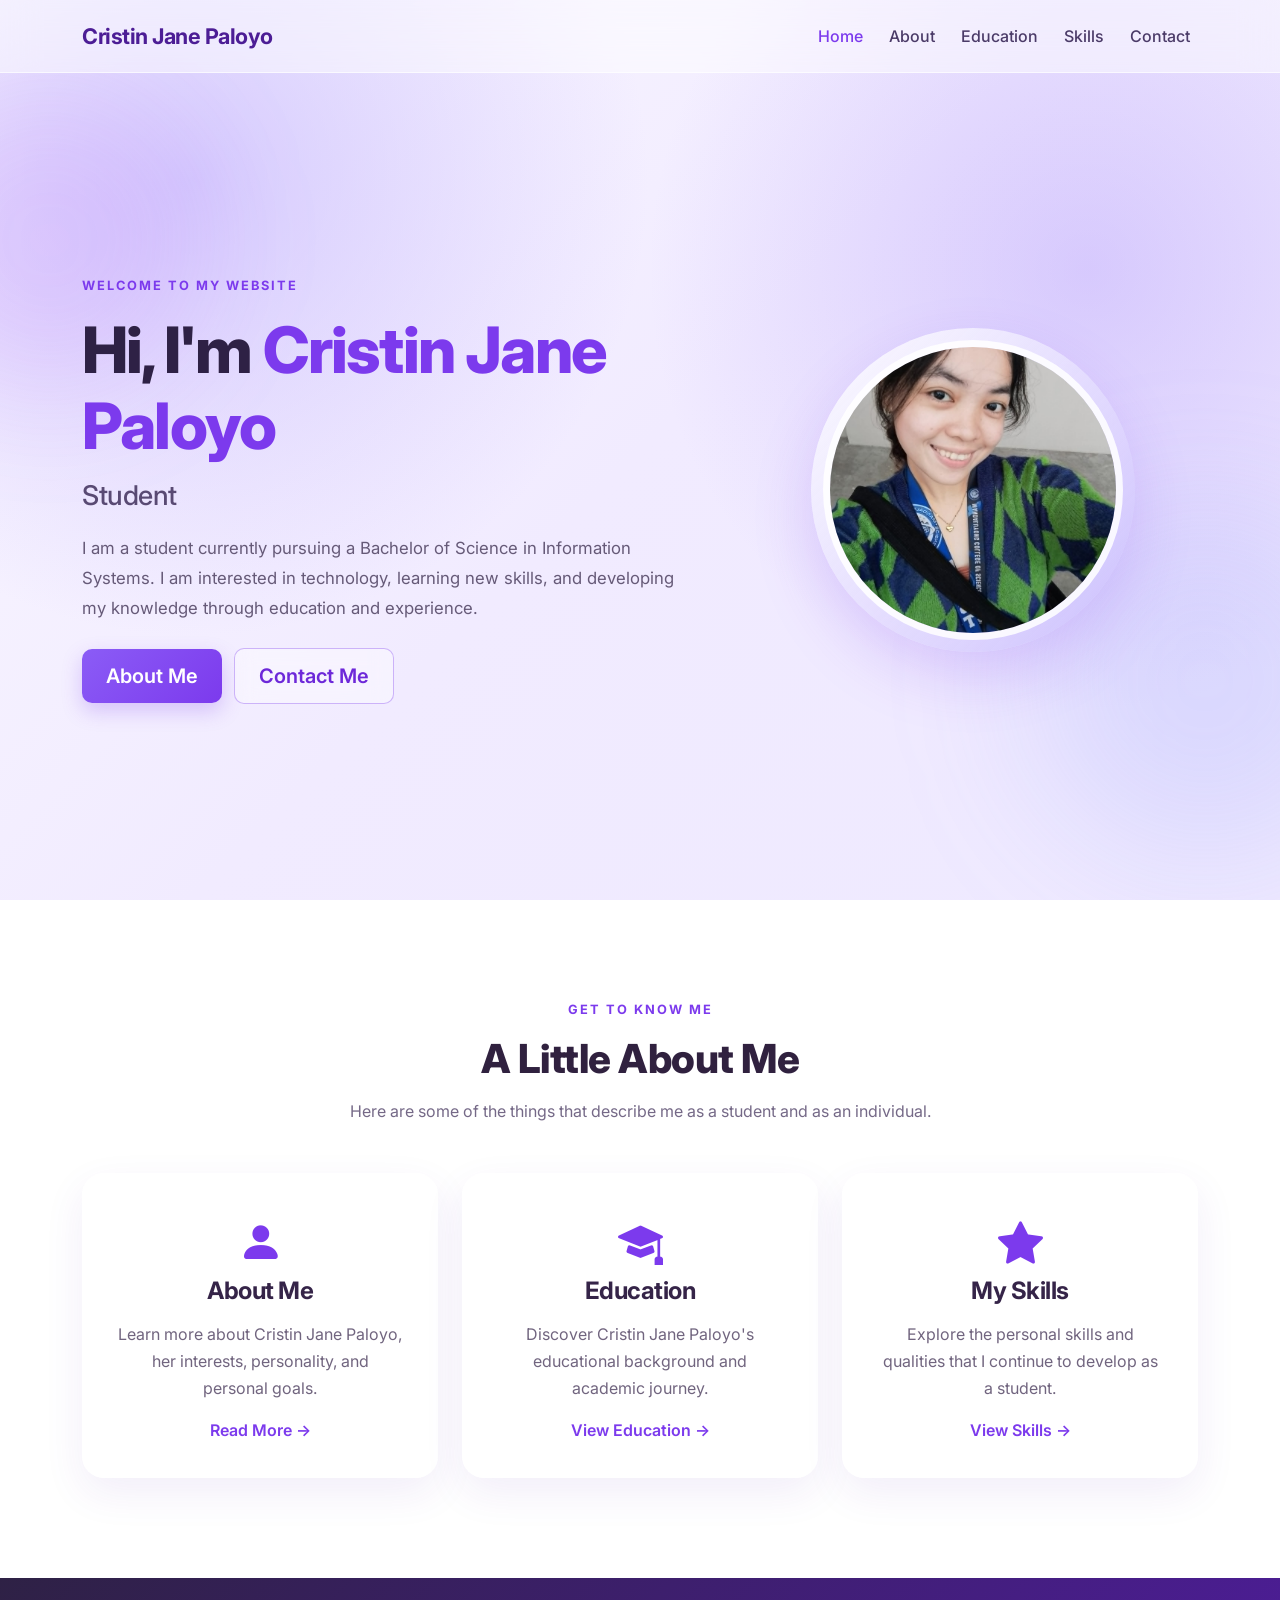
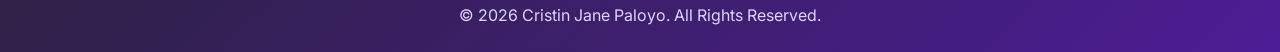
<file: index.html>
<!DOCTYPE html>
<html lang="en">

<head>

    <meta charset="UTF-8">
    <meta name="viewport" content="width=device-width, initial-scale=1.0">

    <title>Cristin Jane Paloyo | Personal Website</title>

    <!-- Google Font - Inter -->
    <link rel="preconnect" href="https://fonts.googleapis.com">
    <link rel="preconnect" href="https://fonts.gstatic.com" crossorigin>

    <link href="https://fonts.googleapis.com/css2?family=Inter:wght@400;500;600;700;800&display=swap"
          rel="stylesheet">

    <!-- Bootstrap CSS -->
    <link href="https://cdn.jsdelivr.net/npm/bootstrap@5.3.3/dist/css/bootstrap.min.css"
          rel="stylesheet">

    <!-- Bootstrap Icons -->
    <link rel="stylesheet"
          href="https://cdn.jsdelivr.net/npm/bootstrap-icons@1.11.3/font/bootstrap-icons.min.css">

    <!-- Custom CSS -->
    <link rel="stylesheet" href="css/style.css">

</head>


<body>


<!-- ================================
     NAVIGATION BAR
================================ -->

<nav class="navbar navbar-expand-lg fixed-top">

    <div class="container">

        <a class="navbar-brand fw-bold" href="index.html">
            Cristin Jane Paloyo
        </a>


        <button class="navbar-toggler"
                type="button"
                data-bs-toggle="collapse"
                data-bs-target="#navbarNav"
                aria-controls="navbarNav"
                aria-expanded="false"
                aria-label="Toggle navigation">

            <span class="navbar-toggler-icon"></span>

        </button>


        <div class="collapse navbar-collapse" id="navbarNav">

            <ul class="navbar-nav ms-auto">

                <li class="nav-item">
                    <a class="nav-link active" href="index.html">
                        Home
                    </a>
                </li>

                <li class="nav-item">
                    <a class="nav-link" href="about.html">
                        About
                    </a>
                </li>

                <li class="nav-item">
                    <a class="nav-link" href="education.html">
                        Education
                    </a>
                </li>

                <li class="nav-item">
                    <a class="nav-link" href="skills.html">
                        Skills
                    </a>
                </li>

                <li class="nav-item">
                    <a class="nav-link" href="contact.html">
                        Contact
                    </a>
                </li>

            </ul>

        </div>

    </div>

</nav>



<!-- ================================
     HERO SECTION
================================ -->

<section class="hero">

    <div class="container">

        <div class="row align-items-center">


            <!-- HERO TEXT -->

            <div class="col-lg-7 hero-text">

                <p class="small-title">
                    WELCOME TO MY WEBSITE
                </p>


                <h1>
                    Hi, I'm
                    <span>Cristin Jane Paloyo</span>
                </h1>


                <h2>
                    Student
                </h2>


                <p class="hero-description">

                    I am a student currently pursuing a Bachelor
                    of Science in Information Systems. I am interested
                    in technology, learning new skills, and developing
                    my knowledge through education and experience.

                </p>


                <div class="mt-4">

                    <a href="about.html"
                       class="btn btn-primary btn-lg me-2">

                        About Me

                    </a>


                    <a href="contact.html"
                       class="btn btn-outline-light btn-lg">

                        Contact Me

                    </a>

                </div>

            </div>



            <!-- PROFILE IMAGE -->

            <div class="col-lg-5 text-center mt-5 mt-lg-0">

                <div class="profile-container">

                    <img src="./images/profile.jpg"
                         alt="Cristin Jane Paloyo Profile Picture"
                         class="profile-image">

                </div>

            </div>


        </div>

    </div>

</section>



<!-- ================================
     INTRODUCTION SECTION
================================ -->

<section class="section-padding">

    <div class="container">


        <!-- SECTION TITLE -->

        <div class="text-center mb-5">

            <p class="section-label">
                GET TO KNOW ME
            </p>


            <h2 class="section-title">
                A Little About Me
            </h2>


            <p class="section-description">

                Here are some of the things that describe me
                as a student and as an individual.

            </p>

        </div>



        <!-- INFORMATION CARDS -->

        <div class="row g-4">


            <!-- ABOUT CARD -->

            <div class="col-md-4">

                <div class="info-card">

                    <i class="bi bi-person-fill"></i>


                    <h4>
                        About Me
                    </h4>


                    <p>

                        Learn more about Cristin Jane Paloyo,
                        her interests, personality, and personal goals.

                    </p>


                    <a href="about.html">

                        Read More →

                    </a>

                </div>

            </div>



            <!-- EDUCATION CARD -->

            <div class="col-md-4">

                <div class="info-card">

                    <i class="bi bi-mortarboard-fill"></i>


                    <h4>
                        Education
                    </h4>


                    <p>

                        Discover Cristin Jane Paloyo's educational
                        background and academic journey.

                    </p>


                    <a href="education.html">

                        View Education →

                    </a>

                </div>

            </div>



            <!-- SKILLS CARD -->

            <div class="col-md-4">

                <div class="info-card">

                    <i class="bi bi-star-fill"></i>


                    <h4>
                        My Skills
                    </h4>


                    <p>

                        Explore the personal skills and qualities
                        that I continue to develop as a student.

                    </p>


                    <a href="skills.html">

                        View Skills →

                    </a>

                </div>

            </div>


        </div>

    </div>

</section>



<!-- ================================
     FOOTER
================================ -->

<footer>

    <div class="container text-center">

        <p>
            © 2026 Cristin Jane Paloyo. All Rights Reserved.
        </p>

    </div>

</footer>



<!-- ================================
     BOOTSTRAP JAVASCRIPT
================================ -->

<script src="https://cdn.jsdelivr.net/npm/bootstrap@5.3.3/dist/js/bootstrap.bundle.min.js"></script>


<!-- CUSTOM JAVASCRIPT -->

<script src="js/script.js"></script>


</body>

</html>
</file>
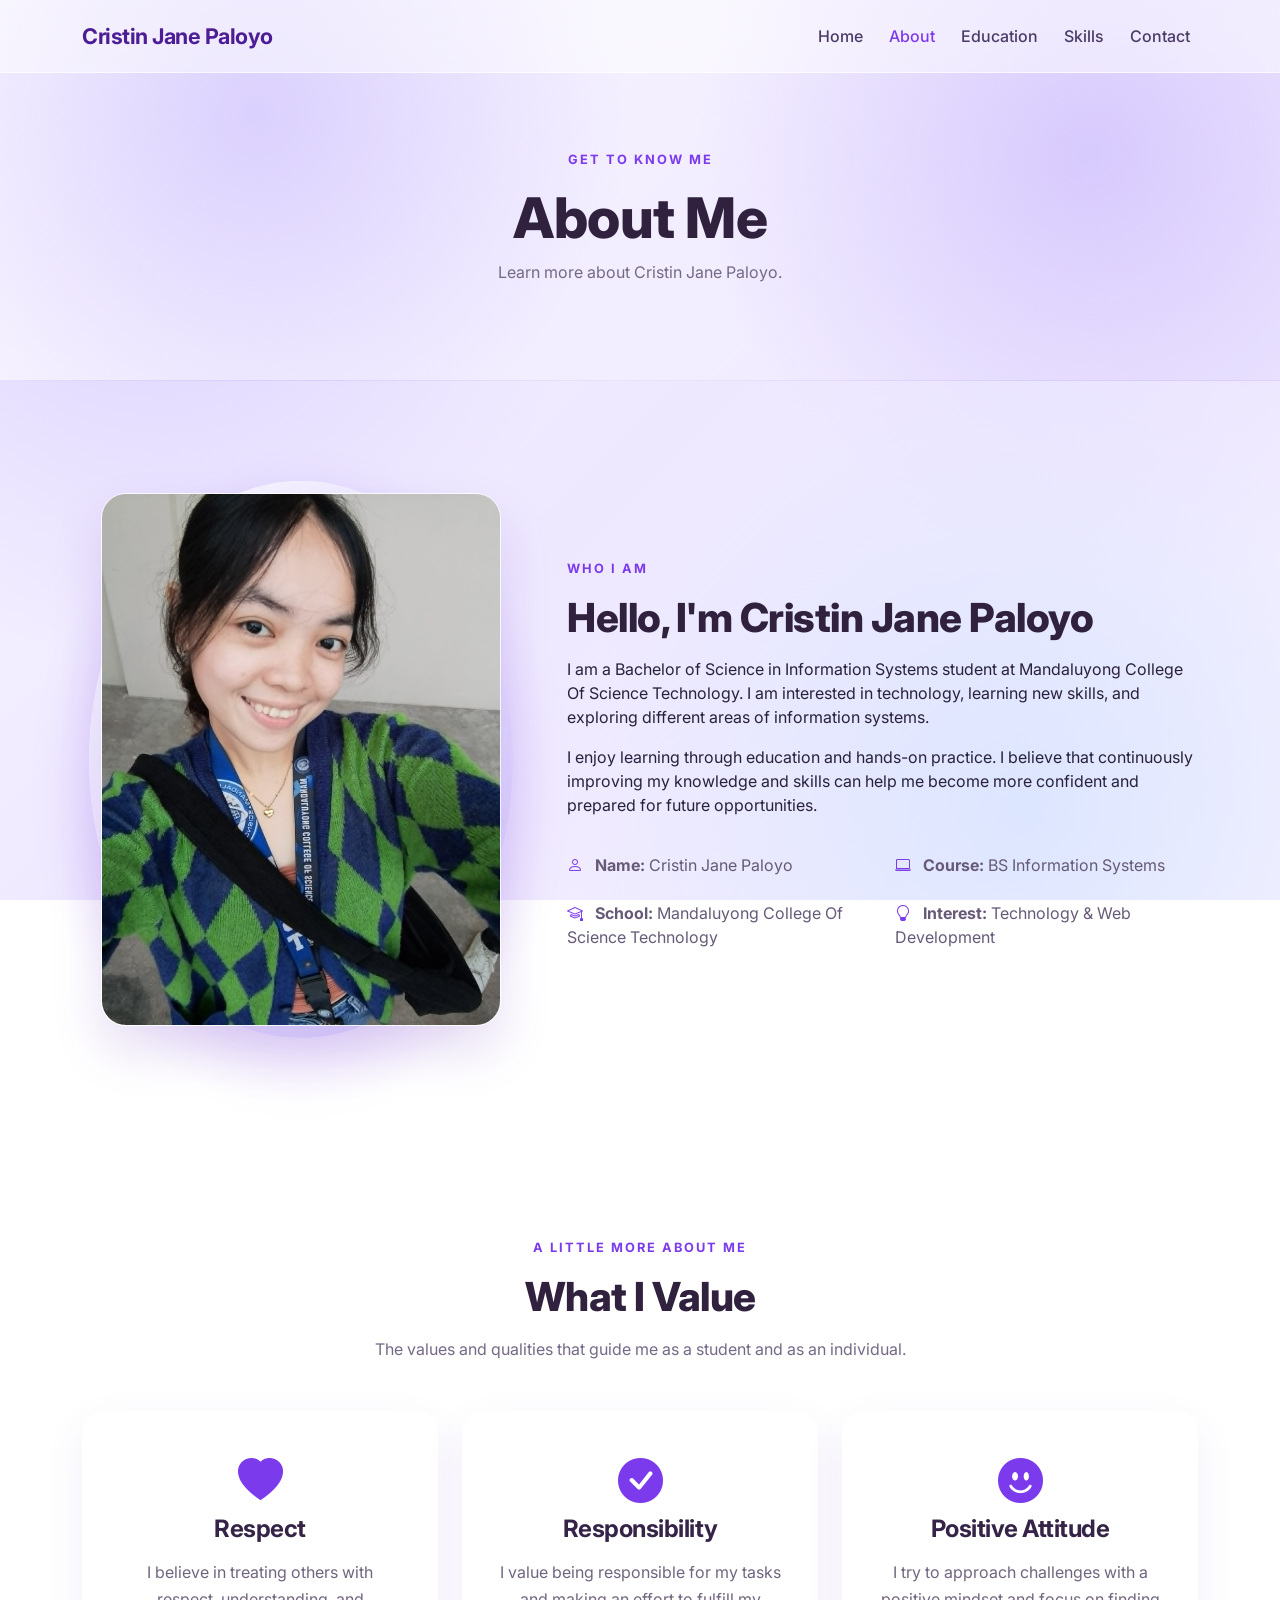
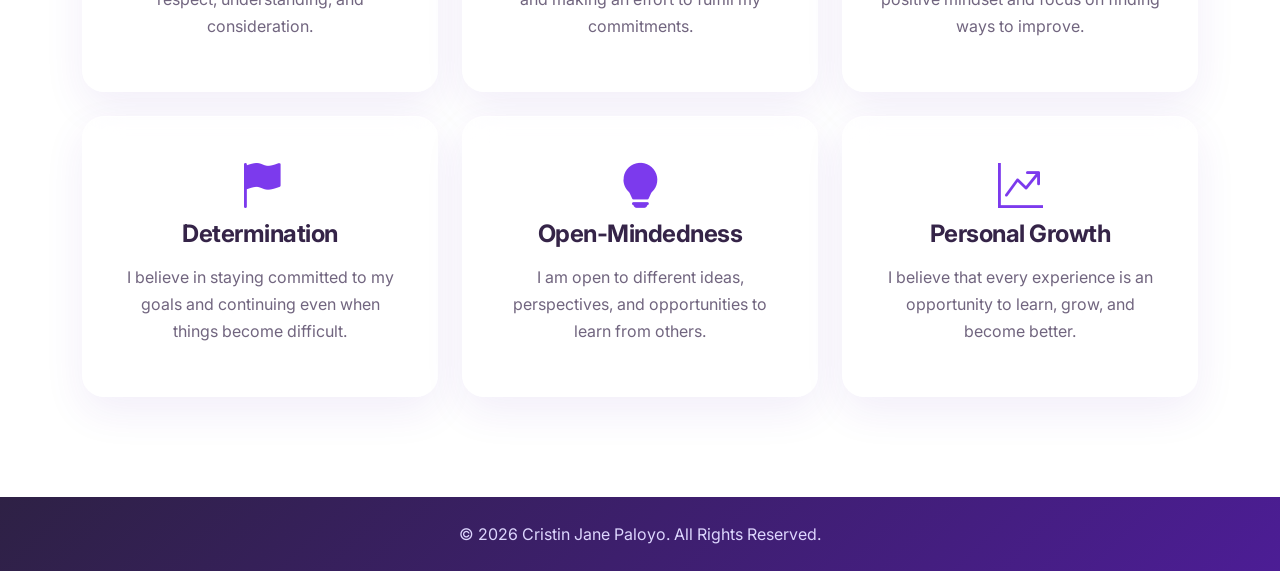
<file: about.html>
<!DOCTYPE html>
<html lang="en">

<head>

    <meta charset="UTF-8">
    <meta name="viewport" content="width=device-width, initial-scale=1.0">

    <title>About Me | Cristin Jane Paloyo</title>

    <!-- Google Font - Inter -->
    <link rel="preconnect" href="https://fonts.googleapis.com">
    <link rel="preconnect" href="https://fonts.gstatic.com" crossorigin>

    <link href="https://fonts.googleapis.com/css2?family=Inter:wght@400;500;600;700;800&display=swap"
          rel="stylesheet">

    <!-- Bootstrap CSS -->
    <link href="https://cdn.jsdelivr.net/npm/bootstrap@5.3.3/dist/css/bootstrap.min.css"
          rel="stylesheet">

    <!-- Bootstrap Icons -->
    <link rel="stylesheet"
          href="https://cdn.jsdelivr.net/npm/bootstrap-icons@1.11.3/font/bootstrap-icons.min.css">

    <!-- Custom CSS -->
    <link rel="stylesheet" href="css/style.css">

</head>


<body>


<!-- =================================
     NAVIGATION BAR
================================= -->

<nav class="navbar navbar-expand-lg fixed-top">

    <div class="container">

        <a class="navbar-brand fw-bold" href="index.html">
            Cristin Jane Paloyo
        </a>


        <button class="navbar-toggler"
                type="button"
                data-bs-toggle="collapse"
                data-bs-target="#navbarNav"
                aria-controls="navbarNav"
                aria-expanded="false"
                aria-label="Toggle navigation">

            <span class="navbar-toggler-icon"></span>

        </button>


        <div class="collapse navbar-collapse" id="navbarNav">

            <ul class="navbar-nav ms-auto">

                <li class="nav-item">
                    <a class="nav-link" href="index.html">
                        Home
                    </a>
                </li>

                <li class="nav-item">
                    <a class="nav-link active" href="about.html">
                        About
                    </a>
                </li>

                <li class="nav-item">
                    <a class="nav-link" href="education.html">
                        Education
                    </a>
                </li>

                <li class="nav-item">
                    <a class="nav-link" href="skills.html">
                        Skills
                    </a>
                </li>

                <li class="nav-item">
                    <a class="nav-link" href="contact.html">
                        Contact
                    </a>
                </li>

            </ul>

        </div>

    </div>

</nav>



<!-- =================================
     PAGE HEADER
================================= -->

<section class="page-header">

    <div class="container text-center">

        <p class="section-label">
            GET TO KNOW ME
        </p>

        <h1>
            About Me
        </h1>

        <p>
            Learn more about Cristin Jane Paloyo.
        </p>

    </div>

</section>



<!-- =================================
     ABOUT CONTENT
================================= -->

<section class="section-padding">

    <div class="container">

        <div class="row align-items-center g-5">


            <!-- PROFILE IMAGE -->

            <div class="col-lg-5 text-center">

                <div class="profile-container">

                    <img src="images/profile.jpg"
                         alt="Cristin Jane Paloyo"
                         class="about-image">

                </div>

            </div>



            <!-- ABOUT INFORMATION -->

            <div class="col-lg-7">

                <p class="section-label">
                    WHO I AM
                </p>


                <h2 class="section-title">
                    Hello, I'm Cristin Jane Paloyo
                </h2>


                <p>

                    I am a Bachelor of Science in Information Systems
                    student at Mandaluyong College Of Science Technology.
                    I am interested in technology, learning new skills,
                    and exploring different areas of information systems.

                </p>


                <p>

                    I enjoy learning through education and hands-on
                    practice. I believe that continuously improving
                    my knowledge and skills can help me become more
                    confident and prepared for future opportunities.

                </p>



                <!-- PERSONAL DETAILS -->

                <div class="row mt-4">


                    <!-- NAME -->

                    <div class="col-md-6">

                        <div class="about-detail">

                            <i class="bi bi-person"></i>

                            <strong>Name:</strong>
                            Cristin Jane Paloyo

                        </div>

                    </div>



                    <!-- COURSE -->

                    <div class="col-md-6">

                        <div class="about-detail">

                            <i class="bi bi-laptop"></i>

                            <strong>Course:</strong>
                            BS Information Systems

                        </div>

                    </div>



                    <!-- SCHOOL -->

                    <div class="col-md-6">

                        <div class="about-detail">

                            <i class="bi bi-mortarboard"></i>

                            <strong>School:</strong>
                            Mandaluyong College Of Science Technology

                        </div>

                    </div>



                    <!-- INTEREST -->

                    <div class="col-md-6">

                        <div class="about-detail">

                            <i class="bi bi-lightbulb"></i>

                            <strong>Interest:</strong>
                            Technology & Web Development

                        </div>

                    </div>


                </div>

            </div>

        </div>

    </div>

</section>



<!-- =================================
     WHAT I VALUE
================================= -->

<section class="section-padding">

    <div class="container">


        <div class="text-center mb-5">

            <p class="section-label">
                A LITTLE MORE ABOUT ME
            </p>


            <h2 class="section-title">
                What I Value
            </h2>


            <p class="section-description">

                The values and qualities that guide me
                as a student and as an individual.

            </p>

        </div>



        <div class="row g-4">


            <!-- RESPECT -->

            <div class="col-md-6 col-lg-4">

                <div class="info-card">

                    <i class="bi bi-heart-fill"></i>

                    <h4>
                        Respect
                    </h4>

                    <p>

                        I believe in treating others with respect,
                        understanding, and consideration.

                    </p>

                </div>

            </div>



            <!-- RESPONSIBILITY -->

            <div class="col-md-6 col-lg-4">

                <div class="info-card">

                    <i class="bi bi-check-circle-fill"></i>

                    <h4>
                        Responsibility
                    </h4>

                    <p>

                        I value being responsible for my tasks
                        and making an effort to fulfill my commitments.

                    </p>

                </div>

            </div>



            <!-- POSITIVE ATTITUDE -->

            <div class="col-md-6 col-lg-4">

                <div class="info-card">

                    <i class="bi bi-emoji-smile-fill"></i>

                    <h4>
                        Positive Attitude
                    </h4>

                    <p>

                        I try to approach challenges with a positive
                        mindset and focus on finding ways to improve.

                    </p>

                </div>

            </div>



            <!-- DETERMINATION -->

            <div class="col-md-6 col-lg-4">

                <div class="info-card">

                    <i class="bi bi-flag-fill"></i>

                    <h4>
                        Determination
                    </h4>

                    <p>

                        I believe in staying committed to my goals
                        and continuing even when things become difficult.

                    </p>

                </div>

            </div>



            <!-- OPEN-MINDEDNESS -->

            <div class="col-md-6 col-lg-4">

                <div class="info-card">

                    <i class="bi bi-lightbulb-fill"></i>

                    <h4>
                        Open-Mindedness
                    </h4>

                    <p>

                        I am open to different ideas, perspectives,
                        and opportunities to learn from others.

                    </p>

                </div>

            </div>



            <!-- PERSONAL GROWTH -->

            <div class="col-md-6 col-lg-4">

                <div class="info-card">

                    <i class="bi bi-graph-up-arrow"></i>

                    <h4>
                        Personal Growth
                    </h4>

                    <p>

                        I believe that every experience is an
                        opportunity to learn, grow, and become better.

                    </p>

                </div>

            </div>


        </div>

    </div>

</section>



<!-- =================================
     FOOTER
================================= -->

<footer>

    <div class="container text-center">

        <p>
            © 2026 Cristin Jane Paloyo. All Rights Reserved.
        </p>

    </div>

</footer>



<!-- =================================
     BOOTSTRAP JAVASCRIPT
================================= -->

<script src="https://cdn.jsdelivr.net/npm/bootstrap@5.3.3/dist/js/bootstrap.bundle.min.js"></script>


<!-- CUSTOM JAVASCRIPT -->

<script src="js/script.js"></script>


</body>

</html>
</file>
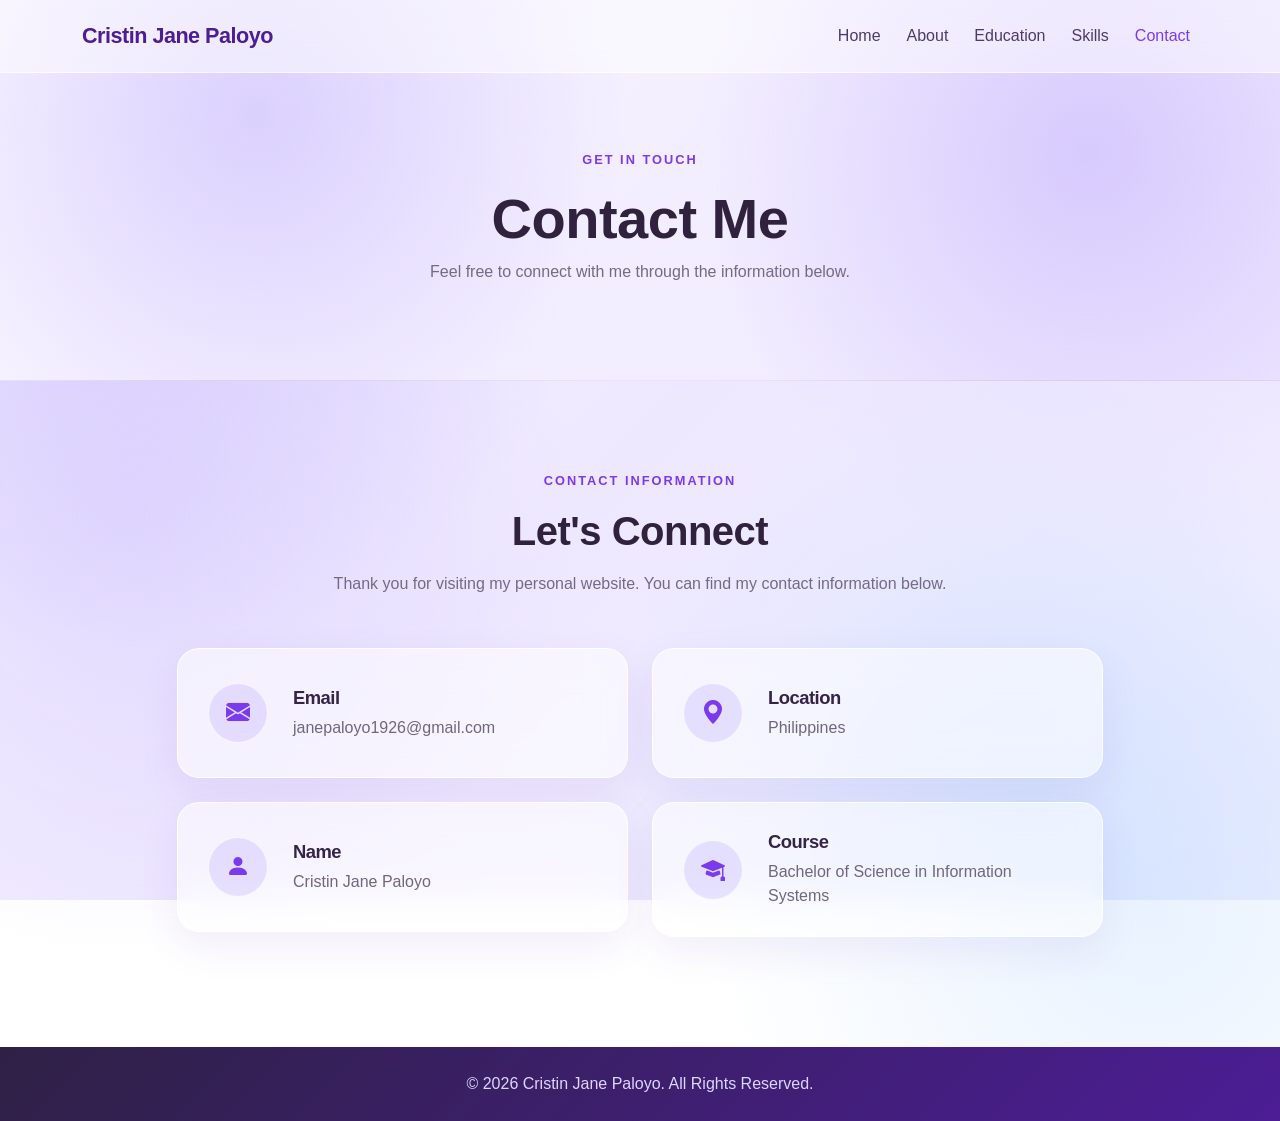
<file: contact.html>
<!DOCTYPE html>
<html lang="en">

<head>

    <meta charset="UTF-8">
    <meta name="viewport" content="width=device-width, initial-scale=1.0">

    <title>Contact | Cristin Jane Paloyo</title>

    <!-- Bootstrap CSS -->
    <link href="https://cdn.jsdelivr.net/npm/bootstrap@5.3.3/dist/css/bootstrap.min.css" rel="stylesheet">

    <!-- Bootstrap Icons -->
    <link rel="stylesheet"
          href="https://cdn.jsdelivr.net/npm/bootstrap-icons@1.11.3/font/bootstrap-icons.min.css">

    <!-- Custom CSS -->
    <link rel="stylesheet" href="css/style.css">

</head>

<body>


<!-- ================================
     NAVIGATION BAR
================================ -->

<nav class="navbar navbar-expand-lg navbar-dark fixed-top">

    <div class="container">

        <a class="navbar-brand fw-bold" href="index.html">
            Cristin Jane Paloyo
        </a>

        <button class="navbar-toggler"
                type="button"
                data-bs-toggle="collapse"
                data-bs-target="#navbarNav">

            <span class="navbar-toggler-icon"></span>

        </button>


        <div class="collapse navbar-collapse" id="navbarNav">

            <ul class="navbar-nav ms-auto">

                <li class="nav-item">
                    <a class="nav-link" href="index.html">
                        Home
                    </a>
                </li>

                <li class="nav-item">
                    <a class="nav-link" href="about.html">
                        About
                    </a>
                </li>

                <li class="nav-item">
                    <a class="nav-link" href="education.html">
                        Education
                    </a>
                </li>

                <li class="nav-item">
                    <a class="nav-link" href="skills.html">
                        Skills
                    </a>
                </li>

                <li class="nav-item">
                    <a class="nav-link active" href="contact.html">
                        Contact
                    </a>
                </li>

            </ul>

        </div>

    </div>

</nav>


<!-- ================================
     PAGE HEADER
================================ -->

<section class="page-header">

    <div class="container text-center">

        <p class="section-label">
            GET IN TOUCH
        </p>

        <h1>
            Contact Me
        </h1>

        <p>
            Feel free to connect with me through the information below.
        </p>

    </div>

</section>


<!-- ================================
     CONTACT SECTION
================================ -->

<section class="contact-section">

    <div class="container">

        <div class="text-center contact-intro">

            <p class="section-label">
                CONTACT INFORMATION
            </p>

            <h2 class="section-title">
                Let's Connect
            </h2>

            <p>
                Thank you for visiting my personal website.
                You can find my contact information below.
            </p>

        </div>


        <!-- CONTACT CARDS -->

        <div class="row g-4 justify-content-center">


            <!-- EMAIL -->

            <div class="col-md-6 col-lg-5">

                <div class="contact-card">

                    <div class="contact-icon">

                        <i class="bi bi-envelope-fill"></i>

                    </div>

                    <div>

                        <h4>Email</h4>

                        <p>
                            janepaloyo1926@gmail.com
                        </p>

                    </div>

                </div>

            </div>


            <!-- LOCATION -->

            <div class="col-md-6 col-lg-5">

                <div class="contact-card">

                    <div class="contact-icon">

                        <i class="bi bi-geo-alt-fill"></i>

                    </div>

                    <div>

                        <h4>Location</h4>

                        <p>
                            Philippines
                        </p>

                    </div>

                </div>

            </div>


            <!-- NAME -->

            <div class="col-md-6 col-lg-5">

                <div class="contact-card">

                    <div class="contact-icon">

                        <i class="bi bi-person-fill"></i>

                    </div>

                    <div>

                        <h4>Name</h4>

                        <p>
                            Cristin Jane Paloyo
                        </p>

                    </div>

                </div>

            </div>


            <!-- COURSE -->

            <div class="col-md-6 col-lg-5">

                <div class="contact-card">

                    <div class="contact-icon">

                        <i class="bi bi-mortarboard-fill"></i>

                    </div>

                    <div>

                        <h4>Course</h4>

                        <p>
                            Bachelor of Science in Information Systems
                        </p>

                    </div>

                </div>

            </div>


        </div>

    </div>

</section>


<!-- ================================
     FOOTER
================================ -->

<footer>

    <div class="container text-center">

        <p>
            © 2026 Cristin Jane Paloyo. All Rights Reserved.
        </p>

    </div>

</footer>


<!-- Bootstrap JavaScript -->

<script src="https://cdn.jsdelivr.net/npm/bootstrap@5.3.3/dist/js/bootstrap.bundle.min.js"></script>


<!-- Custom JavaScript -->

<script src="js/script.js"></script>

</body>

</html>
</file>
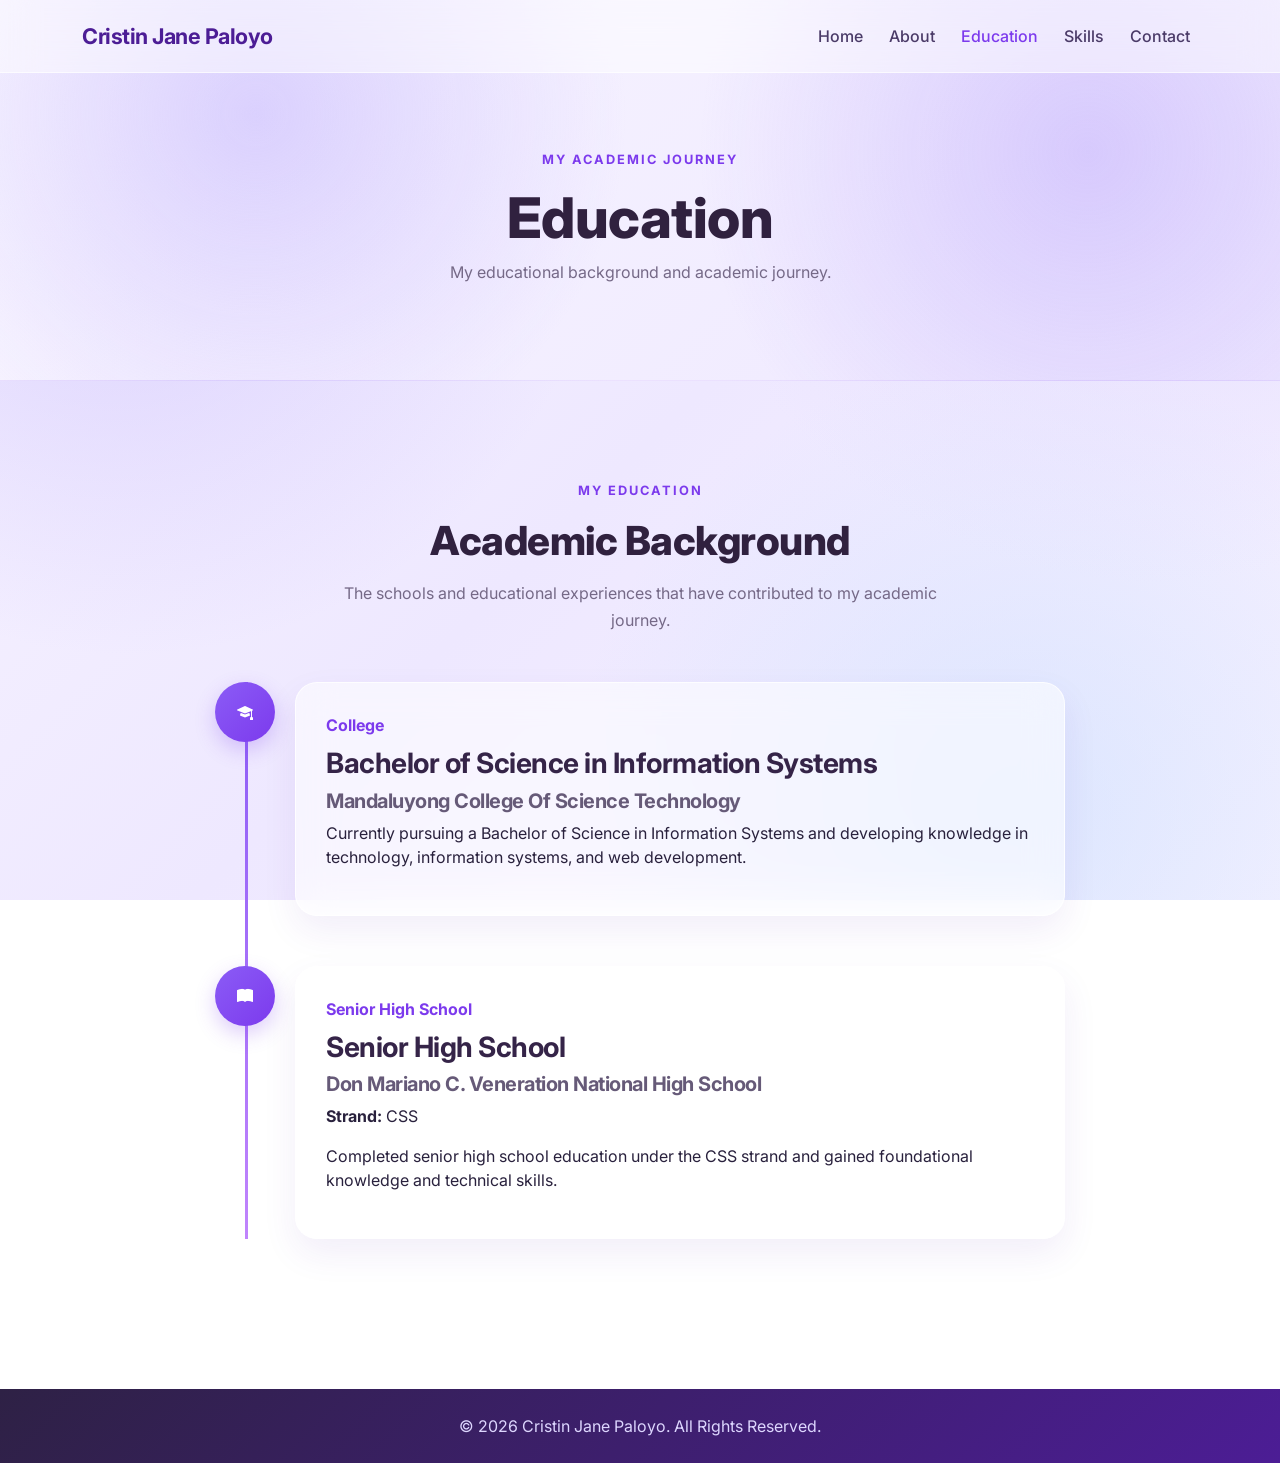
<file: education.html>
<!DOCTYPE html>
<html lang="en">

<head>

    <meta charset="UTF-8">
    <meta name="viewport" content="width=device-width, initial-scale=1.0">

    <title>Education | Cristin Jane Paloyo</title>

    <!-- Google Font - Inter -->
    <link rel="preconnect" href="https://fonts.googleapis.com">
    <link rel="preconnect" href="https://fonts.gstatic.com" crossorigin>

    <link href="https://fonts.googleapis.com/css2?family=Inter:wght@400;500;600;700;800&display=swap"
          rel="stylesheet">

    <!-- Bootstrap CSS -->
    <link href="https://cdn.jsdelivr.net/npm/bootstrap@5.3.3/dist/css/bootstrap.min.css"
          rel="stylesheet">

    <!-- Bootstrap Icons -->
    <link rel="stylesheet"
          href="https://cdn.jsdelivr.net/npm/bootstrap-icons@1.11.3/font/bootstrap-icons.min.css">

    <!-- Custom CSS -->
    <link rel="stylesheet" href="css/style.css">

</head>


<body>


<!-- =================================
     NAVIGATION BAR
================================= -->

<nav class="navbar navbar-expand-lg fixed-top">

    <div class="container">

        <a class="navbar-brand fw-bold" href="index.html">
            Cristin Jane Paloyo
        </a>


        <button class="navbar-toggler"
                type="button"
                data-bs-toggle="collapse"
                data-bs-target="#navbarNav"
                aria-controls="navbarNav"
                aria-expanded="false"
                aria-label="Toggle navigation">

            <span class="navbar-toggler-icon"></span>

        </button>


        <div class="collapse navbar-collapse" id="navbarNav">

            <ul class="navbar-nav ms-auto">

                <li class="nav-item">
                    <a class="nav-link" href="index.html">
                        Home
                    </a>
                </li>

                <li class="nav-item">
                    <a class="nav-link" href="about.html">
                        About
                    </a>
                </li>

                <li class="nav-item">
                    <a class="nav-link active" href="education.html">
                        Education
                    </a>
                </li>

                <li class="nav-item">
                    <a class="nav-link" href="skills.html">
                        Skills
                    </a>
                </li>

                <li class="nav-item">
                    <a class="nav-link" href="contact.html">
                        Contact
                    </a>
                </li>

            </ul>

        </div>

    </div>

</nav>



<!-- =================================
     PAGE HEADER
================================= -->

<section class="page-header">

    <div class="container text-center">

        <p class="section-label">
            MY ACADEMIC JOURNEY
        </p>

        <h1>
            Education
        </h1>

        <p>
            My educational background and academic journey.
        </p>

    </div>

</section>



<!-- =================================
     EDUCATION TIMELINE
================================= -->

<section class="section-padding">

    <div class="container">

        <div class="text-center mb-5">

            <p class="section-label">
                MY EDUCATION
            </p>

            <h2 class="section-title">
                Academic Background
            </h2>

            <p class="section-description">

                The schools and educational experiences
                that have contributed to my academic journey.

            </p>

        </div>


        <div class="timeline">


            <!-- =================================
                 COLLEGE
            ================================= -->

            <div class="timeline-item">

                <div class="timeline-icon">

                    <i class="bi bi-mortarboard-fill"></i>

                </div>


                <div class="timeline-content">

                    <span>
                        College
                    </span>

                    <h3>
                        Bachelor of Science in Information Systems
                    </h3>

                    <h5>
                        Mandaluyong College Of Science Technology
                    </h5>

                    <p>

                        Currently pursuing a Bachelor of Science
                        in Information Systems and developing
                        knowledge in technology, information systems,
                        and web development.

                    </p>

                </div>

            </div>



            <!-- =================================
                 SENIOR HIGH SCHOOL
            ================================= -->

            <div class="timeline-item">

                <div class="timeline-icon">

                    <i class="bi bi-book-fill"></i>

                </div>


                <div class="timeline-content">

                    <span>
                        Senior High School
                    </span>

                    <h3>
                        Senior High School
                    </h3>

                    <h5>
                        Don Mariano C. Veneration National High School
                    </h5>


                    <p>

                        <strong>Strand:</strong> CSS

                    </p>


                    <p>

                        Completed senior high school education
                        under the CSS strand and gained foundational
                        knowledge and technical skills.

                    </p>

                </div>

            </div>


        </div>

    </div>

</section>



<!-- =================================
     FOOTER
================================= -->

<footer>

    <div class="container text-center">

        <p>
            © 2026 Cristin Jane Paloyo. All Rights Reserved.
        </p>

    </div>

</footer>



<!-- =================================
     BOOTSTRAP JAVASCRIPT
================================= -->

<script src="https://cdn.jsdelivr.net/npm/bootstrap@5.3.3/dist/js/bootstrap.bundle.min.js"></script>


<!-- CUSTOM JAVASCRIPT -->

<script src="js/script.js"></script>


</body>

</html>
</file>
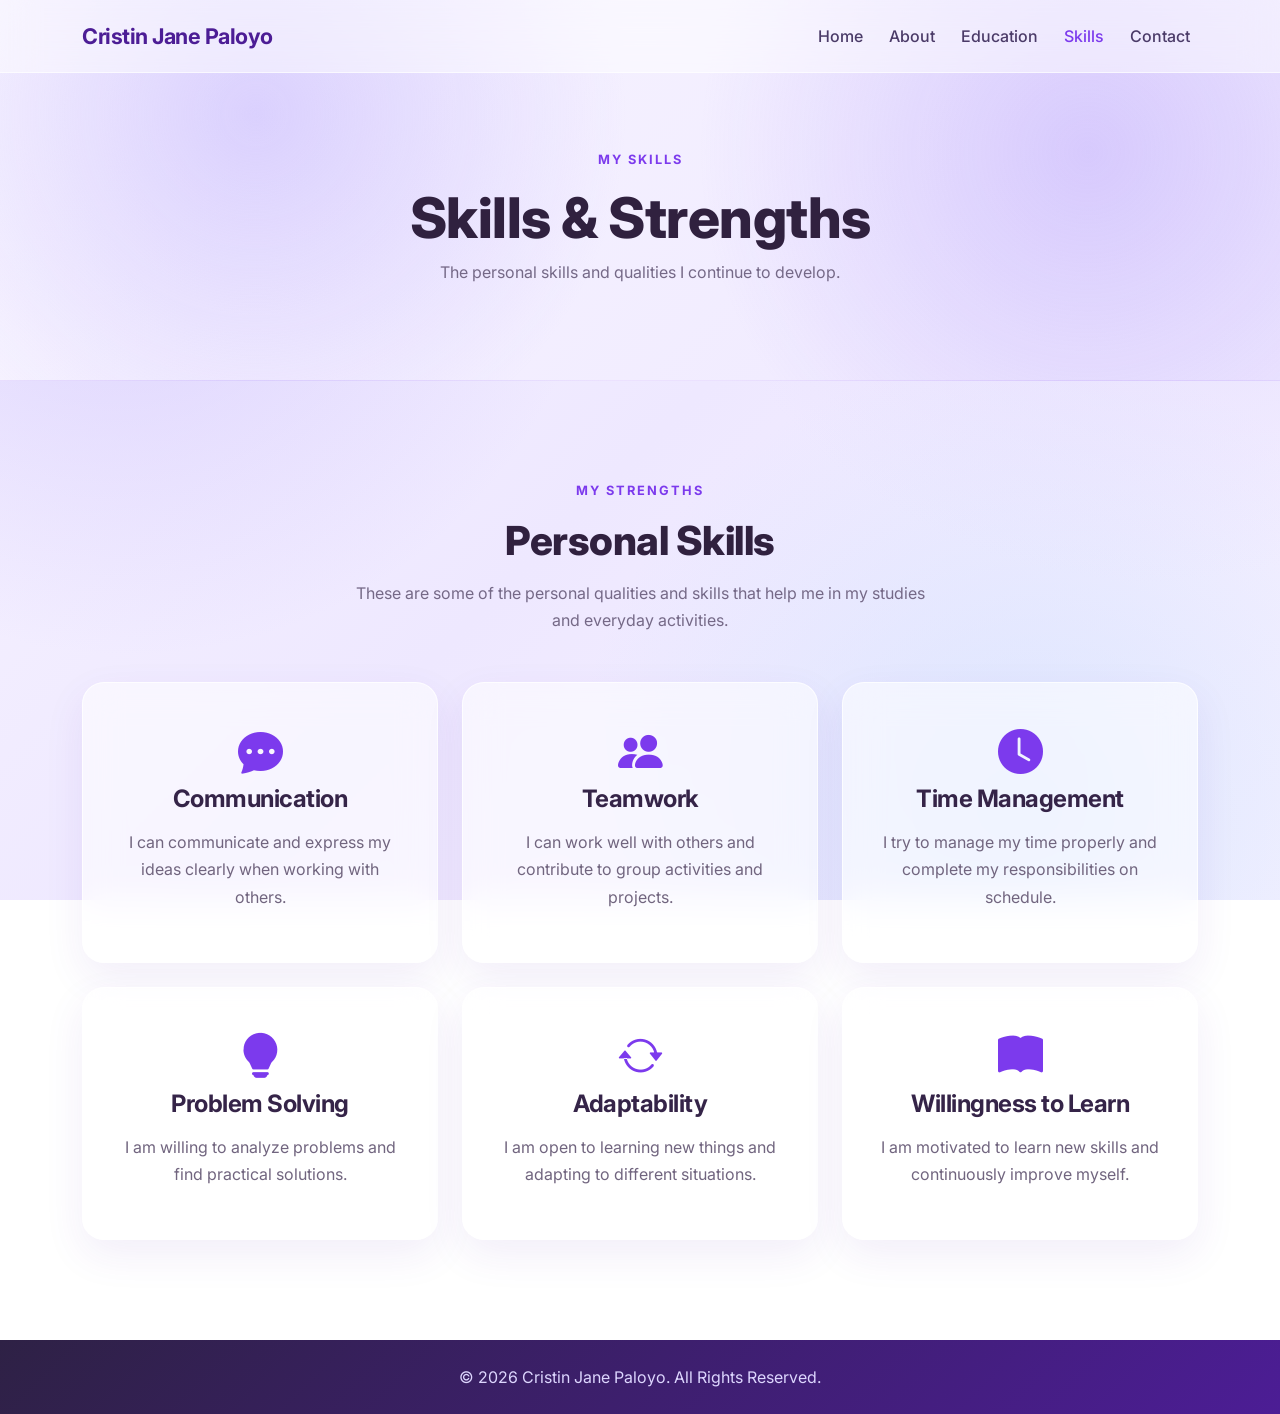
<file: skills.html>
<!DOCTYPE html>
<html lang="en">

<head>

    <meta charset="UTF-8">
    <meta name="viewport" content="width=device-width, initial-scale=1.0">

    <title>Skills | Cristin Jane Paloyo</title>

    <!-- Google Font - Inter -->
    <link rel="preconnect" href="https://fonts.googleapis.com">
    <link rel="preconnect" href="https://fonts.gstatic.com" crossorigin>

    <link href="https://fonts.googleapis.com/css2?family=Inter:wght@400;500;600;700;800&display=swap"
          rel="stylesheet">

    <!-- Bootstrap CSS -->
    <link href="https://cdn.jsdelivr.net/npm/bootstrap@5.3.3/dist/css/bootstrap.min.css"
          rel="stylesheet">

    <!-- Bootstrap Icons -->
    <link rel="stylesheet"
          href="https://cdn.jsdelivr.net/npm/bootstrap-icons@1.11.3/font/bootstrap-icons.min.css">

    <!-- Custom CSS -->
    <link rel="stylesheet" href="css/style.css">

</head>


<body>


<!-- =================================
     NAVIGATION BAR
================================= -->

<nav class="navbar navbar-expand-lg fixed-top">

    <div class="container">

        <a class="navbar-brand fw-bold" href="index.html">
            Cristin Jane Paloyo
        </a>


        <button class="navbar-toggler"
                type="button"
                data-bs-toggle="collapse"
                data-bs-target="#navbarNav"
                aria-controls="navbarNav"
                aria-expanded="false"
                aria-label="Toggle navigation">

            <span class="navbar-toggler-icon"></span>

        </button>


        <div class="collapse navbar-collapse" id="navbarNav">

            <ul class="navbar-nav ms-auto">

                <li class="nav-item">
                    <a class="nav-link" href="index.html">
                        Home
                    </a>
                </li>

                <li class="nav-item">
                    <a class="nav-link" href="about.html">
                        About
                    </a>
                </li>

                <li class="nav-item">
                    <a class="nav-link" href="education.html">
                        Education
                    </a>
                </li>

                <li class="nav-item">
                    <a class="nav-link active" href="skills.html">
                        Skills
                    </a>
                </li>

                <li class="nav-item">
                    <a class="nav-link" href="contact.html">
                        Contact
                    </a>
                </li>

            </ul>

        </div>

    </div>

</nav>



<!-- =================================
     PAGE HEADER
================================= -->

<section class="page-header">

    <div class="container text-center">

        <p class="section-label">
            MY SKILLS
        </p>

        <h1>
            Skills & Strengths
        </h1>

        <p>
            The personal skills and qualities I continue to develop.
        </p>

    </div>

</section>



<!-- =================================
     PERSONAL SKILLS
================================= -->

<section class="section-padding">

    <div class="container">


        <!-- SECTION TITLE -->

        <div class="text-center mb-5">

            <p class="section-label">
                MY STRENGTHS
            </p>

            <h2 class="section-title">
                Personal Skills
            </h2>

            <p class="section-description">

                These are some of the personal qualities and skills
                that help me in my studies and everyday activities.

            </p>

        </div>



        <!-- SKILLS CARDS -->

        <div class="row g-4 justify-content-center">


            <!-- =================================
                 COMMUNICATION
            ================================= -->

            <div class="col-md-6 col-lg-4">

                <div class="info-card">

                    <i class="bi bi-chat-dots-fill"></i>

                    <h4>
                        Communication
                    </h4>

                    <p>

                        I can communicate and express my ideas
                        clearly when working with others.

                    </p>

                </div>

            </div>



            <!-- =================================
                 TEAMWORK
            ================================= -->

            <div class="col-md-6 col-lg-4">

                <div class="info-card">

                    <i class="bi bi-people-fill"></i>

                    <h4>
                        Teamwork
                    </h4>

                    <p>

                        I can work well with others and contribute
                        to group activities and projects.

                    </p>

                </div>

            </div>



            <!-- =================================
                 TIME MANAGEMENT
            ================================= -->

            <div class="col-md-6 col-lg-4">

                <div class="info-card">

                    <i class="bi bi-clock-fill"></i>

                    <h4>
                        Time Management
                    </h4>

                    <p>

                        I try to manage my time properly and
                        complete my responsibilities on schedule.

                    </p>

                </div>

            </div>



            <!-- =================================
                 PROBLEM SOLVING
            ================================= -->

            <div class="col-md-6 col-lg-4">

                <div class="info-card">

                    <i class="bi bi-lightbulb-fill"></i>

                    <h4>
                        Problem Solving
                    </h4>

                    <p>

                        I am willing to analyze problems and
                        find practical solutions.

                    </p>

                </div>

            </div>



            <!-- =================================
                 ADAPTABILITY
            ================================= -->

            <div class="col-md-6 col-lg-4">

                <div class="info-card">

                    <i class="bi bi-arrow-repeat"></i>

                    <h4>
                        Adaptability
                    </h4>

                    <p>

                        I am open to learning new things and
                        adapting to different situations.

                    </p>

                </div>

            </div>



            <!-- =================================
                 WILLINGNESS TO LEARN
            ================================= -->

            <div class="col-md-6 col-lg-4">

                <div class="info-card">

                    <i class="bi bi-book-fill"></i>

                    <h4>
                        Willingness to Learn
                    </h4>

                    <p>

                        I am motivated to learn new skills and
                        continuously improve myself.

                    </p>

                </div>

            </div>


        </div>

    </div>

</section>



<!-- =================================
     FOOTER
================================= -->

<footer>

    <div class="container text-center">

        <p>
            © 2026 Cristin Jane Paloyo. All Rights Reserved.
        </p>

    </div>

</footer>



<!-- =================================
     BOOTSTRAP JAVASCRIPT
================================= -->

<script src="https://cdn.jsdelivr.net/npm/bootstrap@5.3.3/dist/js/bootstrap.bundle.min.js"></script>


<!-- CUSTOM JAVASCRIPT -->

<script src="js/script.js"></script>


</body>

</html>
</file>
<file: css/style.css>
/* =================================
   GENERAL
================================= */

html {
    scroll-behavior: smooth;
}

body {
    margin: 0;
    font-family: "Inter", sans-serif;
    font-weight: 400;

    color: #29213d;

    background:
        radial-gradient(
            circle at 10% 20%,
            rgba(196, 181, 253, 0.55),
            transparent 35%
        ),
        radial-gradient(
            circle at 90% 10%,
            rgba(221, 214, 254, 0.7),
            transparent 35%
        ),
        radial-gradient(
            circle at 80% 90%,
            rgba(191, 219, 254, 0.45),
            transparent 35%
        ),
        linear-gradient(
            135deg,
            #f8f5ff,
            #eee8ff,
            #f7f2ff
        );

    background-attachment: fixed;
}

a {
    text-decoration: none;
}

.section-padding {
    padding: 100px 0;
}


/* =================================
   TYPOGRAPHY
================================= */

h1,
h2,
h3,
h4,
h5,
h6 {
    font-family: "Inter", sans-serif;
    letter-spacing: -0.5px;
}

h1,
h2,
h3 {
    font-weight: 800;
}

h4,
h5,
h6 {
    font-weight: 700;
}

p {
    font-family: "Inter", sans-serif;
}

.navbar-brand {
    font-family: "Inter", sans-serif;
    font-weight: 800;
    letter-spacing: -0.5px;
}

.navbar-nav .nav-link {
    font-family: "Inter", sans-serif;
    font-weight: 500;
}

.btn {
    font-family: "Inter", sans-serif;
    font-weight: 600;
}


/* =================================
   NAVBAR - GLASS
================================= */

.navbar {
    background: rgba(255, 255, 255, 0.48);

    backdrop-filter: blur(18px);
    -webkit-backdrop-filter: blur(18px);

    border-bottom: 1px solid rgba(255, 255, 255, 0.65);

    padding: 15px 0;

    box-shadow:
        0 8px 30px rgba(91, 33, 182, 0.08);
}

.navbar-brand {
    font-size: 1.35rem;
    color: #4c1d95 !important;
}

.navbar-nav .nav-link {
    color: #4b3b68 !important;

    margin-left: 10px;

    transition: all 0.3s ease;
}

.navbar-nav .nav-link:hover,
.navbar-nav .nav-link.active {
    color: #7c3aed !important;
}


/* =================================
   HERO
================================= */

.hero {
    min-height: 100vh;

    display: flex;
    align-items: center;

    padding-top: 80px;

    position: relative;
    overflow: hidden;

    background:
        radial-gradient(
            circle at 15% 20%,
            rgba(196, 181, 253, 0.65),
            transparent 35%
        ),
        radial-gradient(
            circle at 85% 30%,
            rgba(167, 139, 250, 0.35),
            transparent 35%
        ),
        linear-gradient(
            135deg,
            #faf8ff,
            #f1ebff,
            #eee9ff
        );
}

.hero::before {
    content: "";

    position: absolute;

    width: 300px;
    height: 300px;

    border-radius: 50%;

    background: rgba(168, 85, 247, 0.15);

    filter: blur(60px);

    top: 10%;
    left: -100px;
}

.hero::after {
    content: "";

    position: absolute;

    width: 350px;
    height: 350px;

    border-radius: 50%;

    background: rgba(129, 140, 248, 0.18);

    filter: blur(70px);

    right: -100px;
    bottom: 5%;
}

.hero .container {
    position: relative;
    z-index: 2;
}

.small-title,
.section-label {
    color: #7c3aed;

    font-weight: 700;

    letter-spacing: 2px;

    font-size: 0.8rem;
}

.hero h1 {
    font-size: 4rem;

    font-weight: 800;

    letter-spacing: -1.8px;

    margin-bottom: 15px;

    color: #2e2145;
}

.hero h1 span {
    color: #7c3aed;
}

.hero h2 {
    font-size: 1.7rem;

    font-weight: 500;

    margin-bottom: 20px;

    color: #594a73;
}

.hero-description {
    max-width: 600px;

    color: #665a78;

    font-size: 1.05rem;

    line-height: 1.8;
}


/* =================================
   PROFILE IMAGE
================================= */

.profile-container {
    display: inline-block;

    padding: 12px;

    border-radius: 50%;

    background:
        linear-gradient(
            135deg,
            rgba(255, 255, 255, 0.9),
            rgba(196, 181, 253, 0.7)
        );

    box-shadow:
        0 25px 60px rgba(124, 58, 237, 0.18);

    backdrop-filter: blur(15px);
}

.profile-image {
    width: 300px;
    height: 300px;

    object-fit: cover;

    border-radius: 50%;

    border: 7px solid rgba(255, 255, 255, 0.85);
}


/* =================================
   BUTTONS
================================= */

.btn {
    border-radius: 10px;

    padding: 12px 24px;

    transition: all 0.3s ease;
}

.btn-primary {
    background:
        linear-gradient(
            135deg,
            #8b5cf6,
            #7c3aed
        );

    border: none;

    box-shadow:
        0 8px 20px rgba(124, 58, 237, 0.25);
}

.btn-primary:hover {
    background:
        linear-gradient(
            135deg,
            #7c3aed,
            #6d28d9
        );

    transform: translateY(-2px);

    box-shadow:
        0 12px 25px rgba(124, 58, 237, 0.3);
}

.btn-outline-light {
    color: #6d28d9;

    border: 1px solid rgba(124, 58, 237, 0.35);

    background: rgba(255, 255, 255, 0.4);

    backdrop-filter: blur(10px);
}

.btn-outline-light:hover {
    background: rgba(124, 58, 237, 0.08);

    color: #5b21b6;

    border-color: #7c3aed;
}


/* =================================
   SECTION TITLES
================================= */

.section-title {
    font-size: 2.5rem;

    font-weight: 800;

    margin-bottom: 15px;

    color: #30213f;
}

.section-description {
    max-width: 600px;

    margin: auto;

    color: #756987;

    line-height: 1.7;
}


/* =================================
   INFO CARDS
================================= */

.info-card {
    background:
        rgba(255, 255, 255, 0.55);

    padding: 35px;

    border-radius: 22px;

    text-align: center;

    height: 100%;

    border: 1px solid rgba(255, 255, 255, 0.75);

    backdrop-filter: blur(18px);
    -webkit-backdrop-filter: blur(18px);

    box-shadow:
        0 15px 40px rgba(91, 33, 182, 0.08);

    transition: all 0.35s ease;
}

.info-card:hover {
    transform: translateY(-10px);

    background:
        rgba(255, 255, 255, 0.72);

    box-shadow:
        0 25px 50px rgba(91, 33, 182, 0.15);
}

.info-card i {
    font-size: 45px;

    color: #7c3aed;

    margin-bottom: 20px;
}

.info-card h4 {
    font-weight: 700;

    margin-bottom: 15px;

    color: #352448;
}

.info-card p {
    color: #71657f;

    line-height: 1.7;
}

.info-card a {
    color: #7c3aed;

    font-weight: 600;
}


/* =================================
   PAGE HEADER
================================= */

.page-header {
    padding: 150px 0 80px;

    position: relative;

    background:
        radial-gradient(
            circle at 20% 30%,
            rgba(196, 181, 253, 0.55),
            transparent 35%
        ),
        radial-gradient(
            circle at 85% 40%,
            rgba(167, 139, 250, 0.35),
            transparent 35%
        ),
        linear-gradient(
            135deg,
            #f8f5ff,
            #eee8ff
        );

    border-bottom: 1px solid rgba(124, 58, 237, 0.08);
}

.page-header h1 {
    font-size: 3.5rem;

    font-weight: 800;

    color: #30213f;
}

.page-header p:last-child {
    color: #756987;
}


/* =================================
   ABOUT
================================= */

.about-image {
    width: 100%;

    max-width: 400px;

    border-radius: 25px;

    border: 1px solid rgba(255, 255, 255, 0.7);

    box-shadow:
        0 25px 50px rgba(91, 33, 182, 0.15);
}

.about-detail {
    padding: 12px 0;

    color: #665a78;
}

.about-detail i {
    color: #7c3aed;

    margin-right: 8px;
}


/* =================================
   TIMELINE
================================= */

.timeline {
    position: relative;

    max-width: 850px;

    margin: auto;
}

.timeline::before {
    content: "";

    position: absolute;

    left: 30px;

    top: 0;

    bottom: 0;

    width: 3px;

    background:
        linear-gradient(
            #8b5cf6,
            #c084fc
        );
}

.timeline-item {
    position: relative;

    padding-left: 80px;

    margin-bottom: 50px;
}

.timeline-icon {
    position: absolute;

    left: 0;

    width: 60px;
    height: 60px;

    display: flex;

    justify-content: center;
    align-items: center;

    border-radius: 50%;

    color: white;

    background:
        linear-gradient(
            135deg,
            #8b5cf6,
            #7c3aed
        );

    box-shadow:
        0 8px 20px rgba(124, 58, 237, 0.25);

    z-index: 1;
}

.timeline-content {
    background:
        rgba(255, 255, 255, 0.55);

    padding: 30px;

    border-radius: 22px;

    border: 1px solid rgba(255, 255, 255, 0.75);

    backdrop-filter: blur(18px);

    box-shadow:
        0 15px 35px rgba(91, 33, 182, 0.08);
}

.timeline-content span {
    color: #7c3aed;

    font-weight: 700;
}

.timeline-content h3 {
    margin-top: 10px;

    font-weight: 700;

    color: #352448;
}

.timeline-content h5 {
    color: #665a78;
}


/* =================================
   SKILLS
================================= */

.skill-card {
    background:
        rgba(255, 255, 255, 0.55);

    padding: 25px;

    border-radius: 20px;

    border: 1px solid rgba(255, 255, 255, 0.75);

    backdrop-filter: blur(18px);

    box-shadow:
        0 12px 30px rgba(91, 33, 182, 0.08);
}

.skill-title {
    display: flex;

    justify-content: space-between;

    margin-bottom: 12px;

    font-weight: 600;
}

.skill-title i {
    color: #7c3aed;

    margin-right: 8px;
}

.progress {
    height: 10px;

    border-radius: 10px;

    background: rgba(124, 58, 237, 0.1);
}

.progress-bar {
    background:
        linear-gradient(
            90deg,
            #7c3aed,
            #a78bfa
        );
}


/* =================================
   CONTACT
================================= */

.contact-section {
    padding: 90px 0 110px;

    background:
        radial-gradient(
            circle at 10% 20%,
            rgba(196, 181, 253, 0.35),
            transparent 35%
        ),
        radial-gradient(
            circle at 90% 80%,
            rgba(191, 219, 254, 0.35),
            transparent 35%
        );
}

.contact-intro {
    max-width: 700px;

    margin: 0 auto 50px;
}

.contact-intro p:last-child {
    color: #756987;

    line-height: 1.8;
}


/* =================================
   CONTACT CARDS
================================= */

.contact-card {
    min-height: 130px;

    display: flex;

    align-items: center;

    gap: 25px;

    padding: 28px 30px;

    background:
        rgba(255, 255, 255, 0.55);

    border: 1px solid rgba(255, 255, 255, 0.8);

    border-radius: 22px;

    backdrop-filter: blur(18px);
    -webkit-backdrop-filter: blur(18px);

    box-shadow:
        0 15px 40px rgba(91, 33, 182, 0.08);

    transition: all 0.35s ease;
}

.contact-card:hover {
    transform: translateY(-7px);

    background:
        rgba(255, 255, 255, 0.72);

    box-shadow:
        0 25px 50px rgba(91, 33, 182, 0.14);
}

.contact-icon {
    min-width: 60px;

    height: 60px;

    display: flex;

    align-items: center;

    justify-content: center;

    border-radius: 50%;

    background:
        rgba(196, 181, 253, 0.35);

    color: #7c3aed;

    font-size: 24px;

    border: 1px solid rgba(255, 255, 255, 0.7);
}

.contact-card h4 {
    margin: 0 0 7px;

    font-size: 1.15rem;

    font-weight: 700;

    color: #352448;
}

.contact-card p {
    margin: 0;

    color: #71657f;

    line-height: 1.5;

    word-break: break-word;
}


/* =================================
   SOCIAL LINKS
================================= */

.social-links {
    display: flex;

    gap: 10px;

    margin-top: 10px;
}

.social-links a {
    width: 40px;

    height: 40px;

    display: flex;

    justify-content: center;

    align-items: center;

    border-radius: 50%;

    background:
        linear-gradient(
            135deg,
            #8b5cf6,
            #7c3aed
        );

    color: white;

    transition: 0.3s;
}

.social-links a:hover {
    background: #6d28d9;

    transform: translateY(-3px);
}


/* =================================
   FOOTER
================================= */

footer {
    background:
        linear-gradient(
            135deg,
            #2e2145,
            #4c1d95
        );

    color: #ddd6fe;

    padding: 25px 0;
}

footer p {
    margin: 0;
}


/* =================================
   RESPONSIVE
================================= */

@media (max-width: 991px) {

    .hero {
        text-align: center;

        padding: 140px 0 80px;
    }

    .hero h1 {
        font-size: 3rem;
    }

    .hero-description {
        margin: auto;
    }

    .contact-card {
        min-height: 120px;
    }
}


@media (max-width: 576px) {

    .hero h1 {
        font-size: 2.4rem;
    }

    .hero h2 {
        font-size: 1.3rem;
    }

    .profile-image {
        width: 230px;
        height: 230px;
    }

    .section-title {
        font-size: 2rem;
    }

    .page-header h1 {
        font-size: 2.5rem;
    }

    .contact-section {
        padding: 70px 20px 90px;
    }

    .contact-card {
        padding: 22px;
        gap: 18px;
    }

    .contact-icon {
        min-width: 50px;
        height: 50px;
        font-size: 20px;
    }

}
</file>
